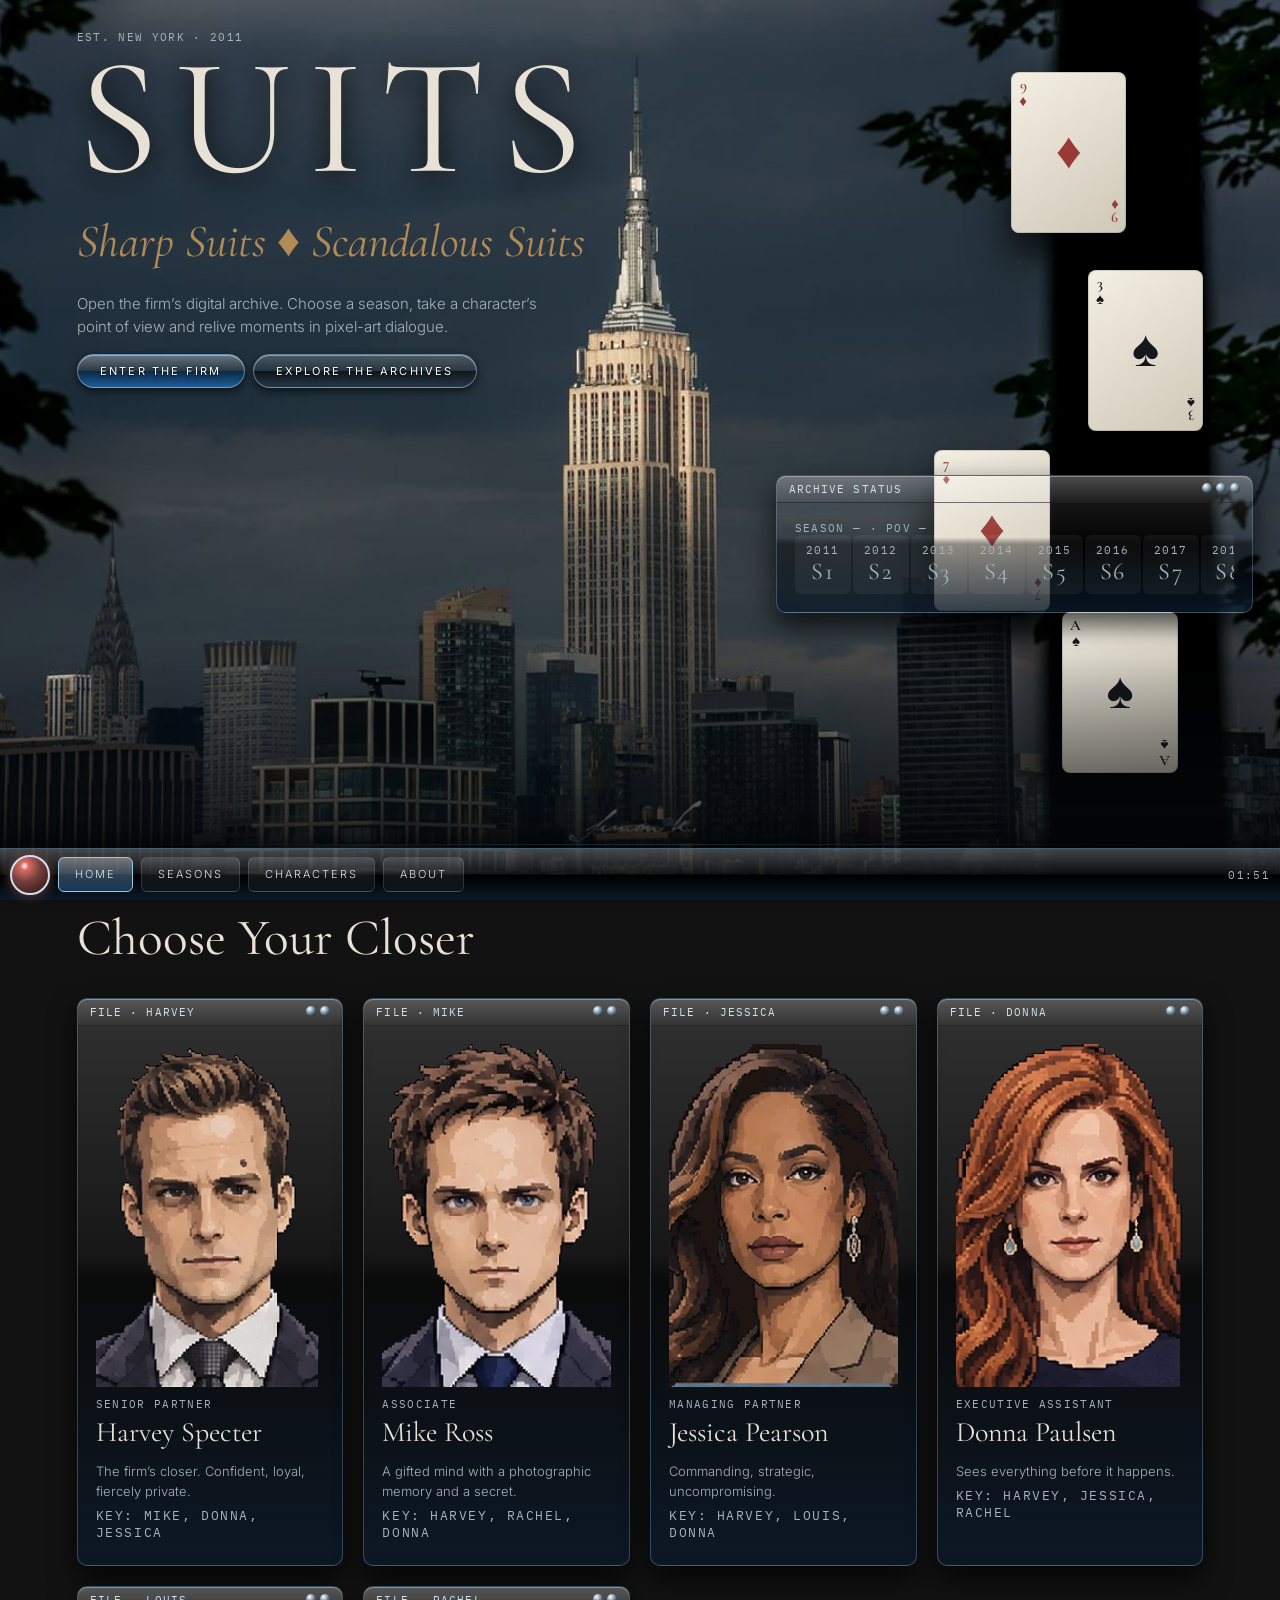
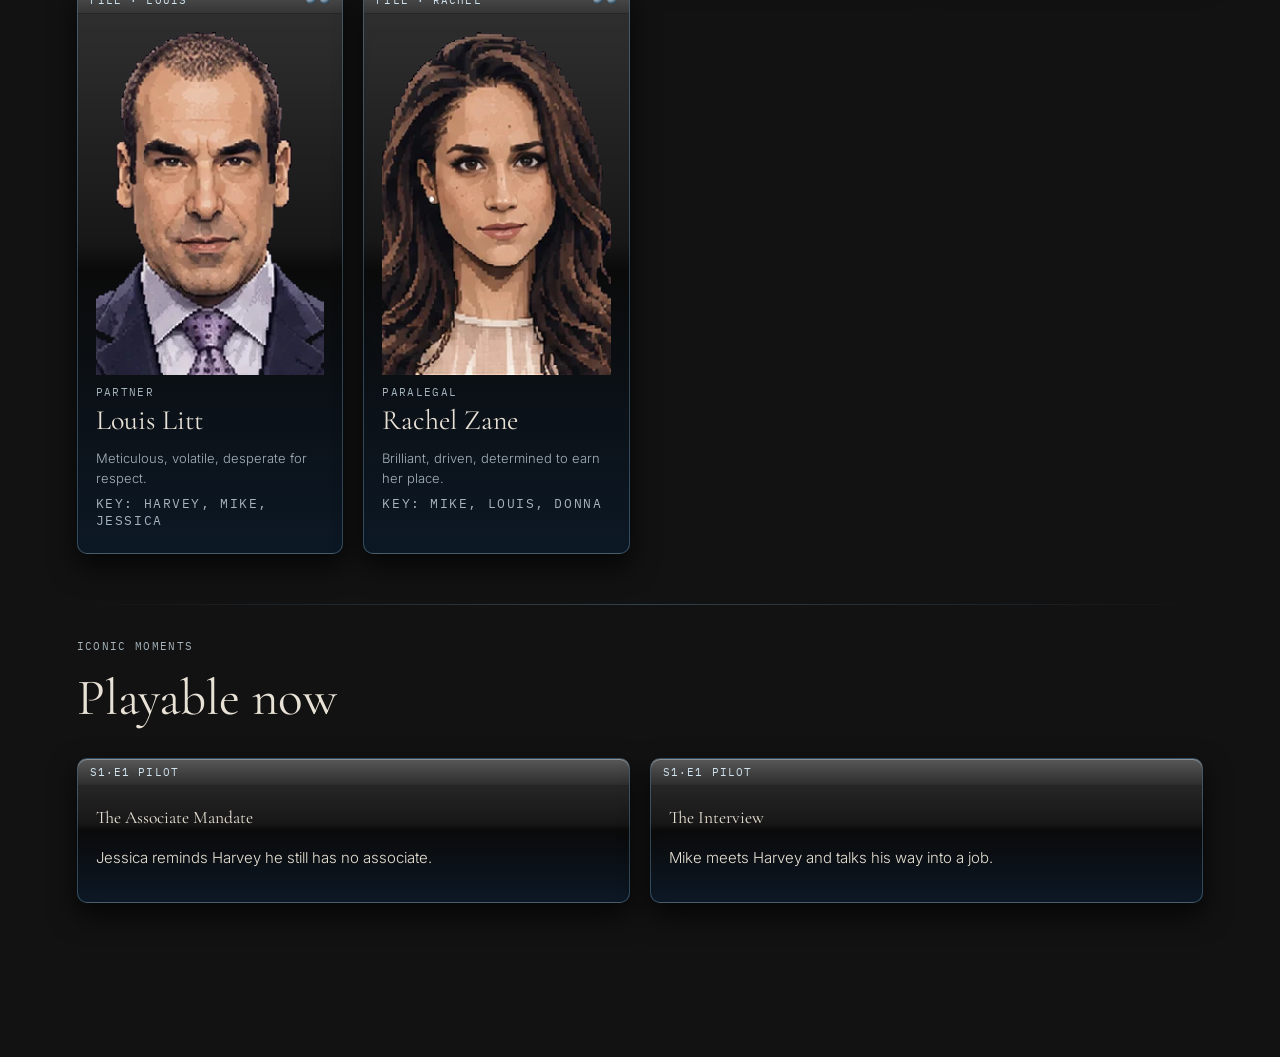
<file: index.html>
<!DOCTYPE html>
<html lang="en">

<head>
    <meta charset="utf-8">
    <meta name="viewport" content="width=device-width, initial-scale=1, viewport-fit=cover">
    <title>SUITS — The Art of the Deal</title>
    <link
        href="https://fonts.googleapis.com/css2?family=Cormorant+Garamond:wght@400;600&family=Inter:wght@300;400&family=IBM+Plex+Mono&family=Press+Start+2P&display=swap"
        rel="stylesheet">
    <link rel="stylesheet" href="css/styles.css">
</head>

<body>

    <section class="pg on" id="p-home">
        <div class="hero" id="hero">
            <div class="sphere"></div>
            <div class="pc c1 red"><span class="r">9<br>♦</span><span class="s">♦</span><span class="r b">9<br>♦</span></div>
            <div class="pc c2"><span class="r">3<br>♠</span><span class="s">♠</span><span class="r b">3<br>♠</span></div>
            <div class="pc c3 red"><span class="r">7<br>♦</span><span class="s">♦</span><span class="r b">7<br>♦</span></div>
            <div class="pc c4"><span class="r">A<br>♠</span><span class="s">♠</span><span class="r b">A<br>♠</span></div>            
            <div class="hg">
                <div>
                    <div class="mono">Est. New York · 2011</div>
                    <h1>SUITS</h1>
                    <h2>Sharp Suits ♦ Scandalous Suits</h2>
                    <p style="max-width:460px;color:var(--sv)">Open the firm’s digital archive. Choose a season, take a
                        character’s point of view and relive moments in pixel-art dialogue.</p>
                    <p><button class="btn" id="enterBtn">Enter the firm</button> &nbsp;<a class="btn g" href="#seasons">Explore
                            the archives</a></p>
                </div>
                <div class="aw">
                    <div class="tb"><span>Archive status</span><span><i></i><i></i><i></i></span></div>
                    <div class="bd">
                        <div class="mono" id="wst"></div>
                        <div class="fc" id="fc"></div>
                    </div>
                </div>
            </div>
        </div>
        <div class="top">
            <div class="sec rv" id="people">
                <div class="mono">Pearson's People</div>
                <h2>Choose Your Closer</h2>
                <div class="row" id="hp"></div>
            </div>
            <div class="sec rv">
                <div class="mono">Iconic moments</div>
                <h2>Playable now</h2>
                <div class="row" id="hm"></div>
            </div>
        </div>
    </section>

    <section class="pg top" id="p-seasons">
        <div class="mono">Archive · Historical records</div>
        <h2 style="font-size:52px;margin:6px 0 20px">The Firm’s Records</h2>
        <div class="row" id="sg"></div>
    </section>
    <section class="pg top" id="p-characters">
        <div class="mono">Confidential · Personnel files</div>
        <h2 style="font-size:52px;margin:6px 0 8px">Lobby</h2>
        <div class="row" id="cg"></div>
    </section>
    <section class="pg top" id="p-scenes">
        <div class="mono" id="sh"></div>
        <h2 style="font-size:46px;margin:6px 0 20px">Revisit the moments that defined the firm</h2>
        <div id="sl" class="row" style="grid-template-columns:1fr"></div>
    </section>
    <section class="pg top" id="p-player">
        <div class="bar mono"><span id="pi"></span><span id="pp"></span></div><br>
        <div class="stage" id="stage"></div>
        <div class="dbox" id="db">
            <div class="pt" id="dp"></div>
            <div>
                <div class="nm" id="dn"></div>
                <div class="tx" id="dt"></div>
                <div class="cont">CLICK TO CONTINUE ▼</div>
            </div>
        </div>
        <div class="bar">
            <div class="pr"><i id="pb"></i></div><span><button class="btn g" id="bp">Pause</button> <button
                    class="btn g" id="br">Restart</button><button class="btn g" id="bf">☆ Save</button><a class="btn g" href="#scenes">Scenes</a></span>
        </div>
    </section>
    <section class="pg top" id="p-about">
        <div class="aw" style="max-width:620px">
            <div class="tb"><span>About</span><span><i></i><i></i><i></i></span></div>
            <div class="bd">
                <p>Unofficial fan-made tribute to <i>Suits</i> (2011–2019). Dialogues are quoted word-by-word. Save your favorite scenes,
                    turn on BGM - take a trip down memory lane with the <code>red</code> button.</p>
            </div>
        </div>
    </section>
    <section class="pg top" id="p-saved">
        <div class="mono">Operations · Favourites</div>
        <h2 style="font-size:52px;margin:6px 0 20px">Saved Scenes</h2>
        <div id="fv" class="row" style="grid-template-columns:1fr"></div>
    </section>
    <div class="aw sm" id="sm">
        <div class="tb"><span>Operations</span></div>
        <a href="#" id="sndBtn">♪ Sound: <b id="sndState">Off</b></a>
        <a href="#saved">✰ Favorites </a>
        <a href="#scenes">🗁 Scenes </a>
        <a href="#" id="rs">⭯ Reset </a>
    </div>
    <div class="tk">
        <div class="orb" id="orb"></div><a class="t" href="#home" data-n="home">Home</a><a class="t" href="#seasons"
            data-n="seasons">Seasons</a><a class="t" href="#characters" data-n="characters">Characters</a><a class="t"
            href="#about" data-n="about">About</a><span class="mono" id="clk"></span>
    </div>
    <div class="ov" id="ov">
        <div class="aw">
            <div class="tb"><span>Suits</span></div>
            <div class="bd">
                <h2 id="ot"></h2>
                <p class="mono" id="oe"></p>
                <p id="ob"></p>
            </div>
        </div>
    </div>

    <audio id="bgm" src="assets/audio/theme.mp3" loop preload="none"></audio>
    <script src="js/data.js"></script>
    <script src="js/characters.js"></script>
    <script src="js/app.js"></script>
</body>

</html>
</file>
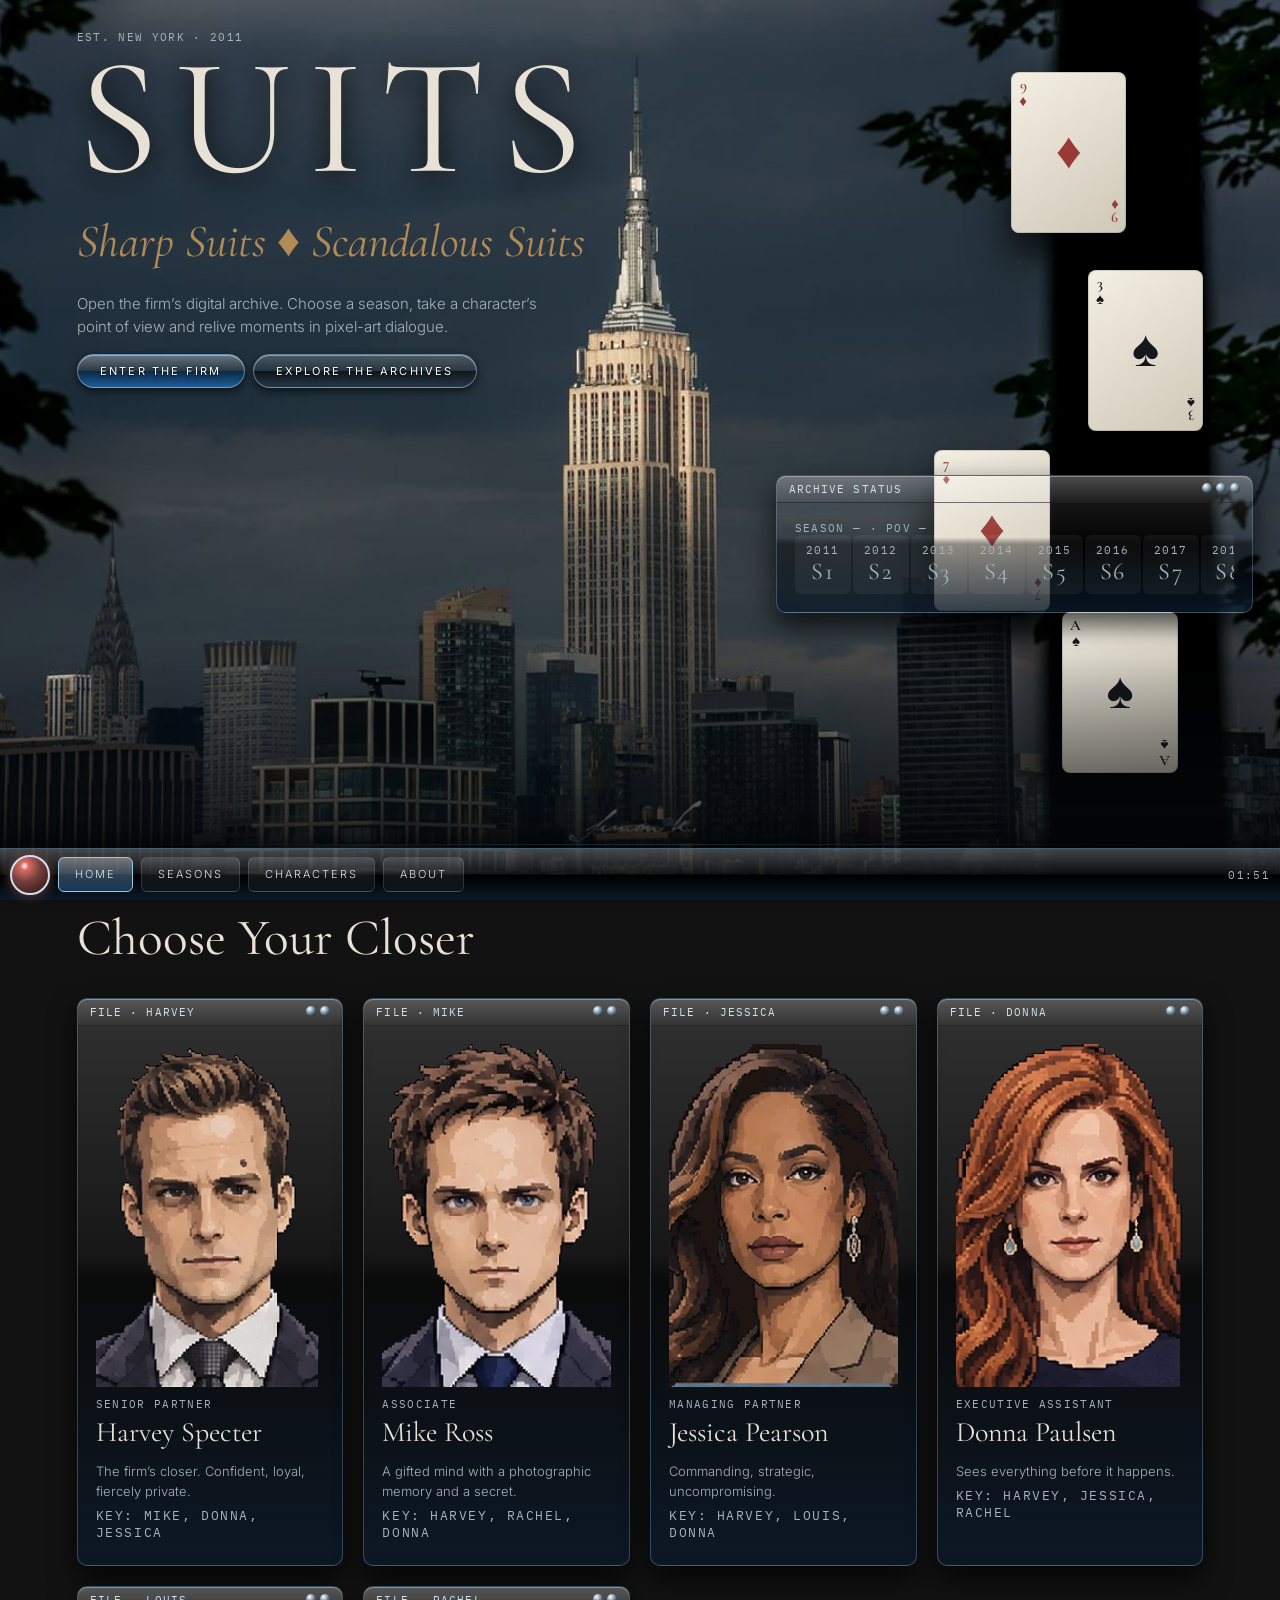
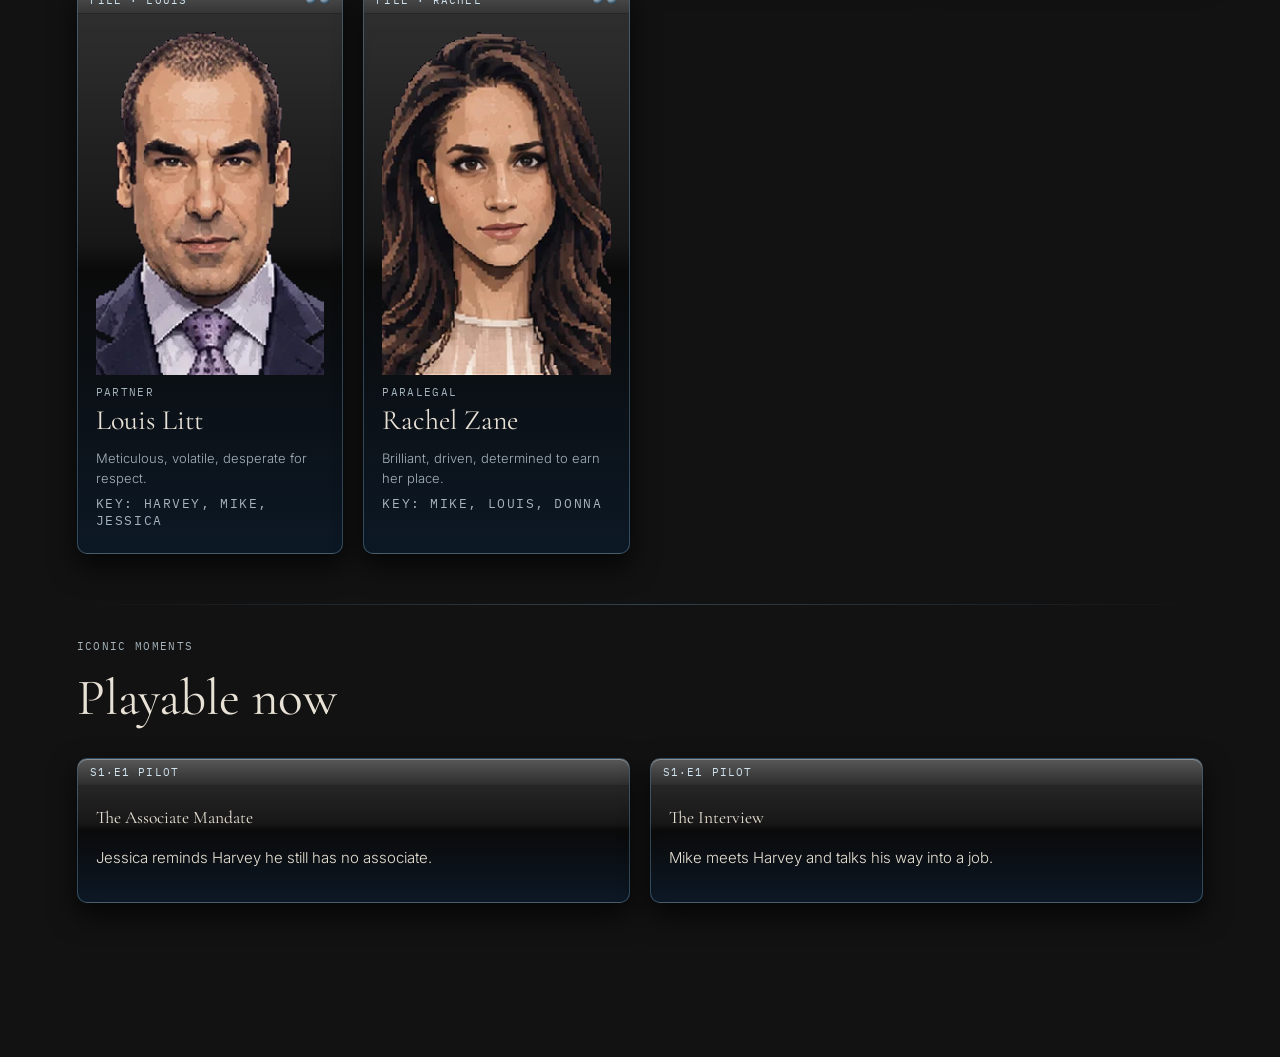
<file: homepage.html>
<!DOCTYPE html>
<html lang="en">

<head>
    <meta charset="utf-8">
    <meta name="viewport" content="width=device-width, initial-scale=1, viewport-fit=cover">
    <title>SUITS — The Art of the Deal</title>
    <link
        href="https://fonts.googleapis.com/css2?family=Cormorant+Garamond:wght@400;600&family=Inter:wght@300;400&family=IBM+Plex+Mono&family=Press+Start+2P&display=swap"
        rel="stylesheet">
    <link rel="stylesheet" href="css/styles.css">
</head>

<body>

    <section class="pg on" id="p-home">
        <div class="hero" id="hero">
            <div class="sphere"></div>
            <div class="pc c1 red"><span class="r">9<br>♦</span><span class="s">♦</span><span class="r b">9<br>♦</span></div>
            <div class="pc c2"><span class="r">3<br>♠</span><span class="s">♠</span><span class="r b">3<br>♠</span></div>
            <div class="pc c3 red"><span class="r">7<br>♦</span><span class="s">♦</span><span class="r b">7<br>♦</span></div>
            <div class="pc c4"><span class="r">A<br>♠</span><span class="s">♠</span><span class="r b">A<br>♠</span></div>            
            <div class="hg">
                <div>
                    <div class="mono">Est. New York · 2011</div>
                    <h1>SUITS</h1>
                    <h2>Sharp Suits ♦ Scandalous Suits</h2>
                    <p style="max-width:460px;color:var(--sv)">Open the firm’s digital archive. Choose a season, take a
                        character’s point of view and relive moments in pixel-art dialogue.</p>
                    <p><button class="btn" id="enterBtn">Enter the firm</button> &nbsp;<a class="btn g" href="#seasons">Explore
                            the archives</a></p>
                </div>
                <div class="aw">
                    <div class="tb"><span>Archive status</span><span><i></i><i></i><i></i></span></div>
                    <div class="bd">
                        <div class="mono" id="wst"></div>
                        <div class="fc" id="fc"></div>
                    </div>
                </div>
            </div>
        </div>
        <div class="top">
            <div class="sec rv" id="people">
                <div class="mono">Pearson's People</div>
                <h2>Choose Your Closer</h2>
                <div class="row" id="hp"></div>
            </div>
            <div class="sec rv">
                <div class="mono">Iconic moments</div>
                <h2>Playable now</h2>
                <div class="row" id="hm"></div>
            </div>
        </div>
    </section>

    <section class="pg top" id="p-seasons">
        <div class="mono">Archive · Historical records</div>
        <h2 style="font-size:52px;margin:6px 0 20px">The Firm’s Records</h2>
        <div class="row" id="sg"></div>
    </section>
    <section class="pg top" id="p-characters">
        <div class="mono">Confidential · Personnel files</div>
        <h2 style="font-size:52px;margin:6px 0 8px">Lobby</h2>
        <div class="row" id="cg"></div>
    </section>
    <section class="pg top" id="p-scenes">
        <div class="mono" id="sh"></div>
        <h2 style="font-size:46px;margin:6px 0 20px">Revisit the moments that defined the firm</h2>
        <div id="sl" class="row" style="grid-template-columns:1fr"></div>
    </section>
    <section class="pg top" id="p-player">
        <div class="bar mono"><span id="pi"></span><span id="pp"></span></div><br>
        <div class="stage" id="stage"></div>
        <div class="dbox" id="db">
            <div class="pt" id="dp"></div>
            <div>
                <div class="nm" id="dn"></div>
                <div class="tx" id="dt"></div>
                <div class="cont">CLICK TO CONTINUE ▼</div>
            </div>
        </div>
        <div class="bar">
            <div class="pr"><i id="pb"></i></div><span><button class="btn g" id="bp">Pause</button> <button
                    class="btn g" id="br">Restart</button><button class="btn g" id="bf">☆ Save</button><a class="btn g" href="#scenes">Scenes</a></span>
        </div>
    </section>
    <section class="pg top" id="p-about">
        <div class="aw" style="max-width:620px">
            <div class="tb"><span>About</span><span><i></i><i></i><i></i></span></div>
            <div class="bd">
                <p>Unofficial fan-made tribute to <i>Suits</i> (2011–2019). Dialogue is condensed paraphrase. Add scenes
                    by editing the <code>SC</code> array.</p>
            </div>
        </div>
    </section>
    <section class="pg top" id="p-saved">
        <div class="mono">Operations · Favourites</div>
        <h2 style="font-size:52px;margin:6px 0 20px">Saved Scenes</h2>
        <div id="fv" class="row" style="grid-template-columns:1fr"></div>
    </section>
    <div class="aw sm" id="sm">
        <div class="tb"><span>Operations</span></div>
        <a href="#" id="sndBtn">♪ Sound: <b id="sndState">Off</b></a>
        <a href="#saved">✰ Favorites </a>
        <a href="#scenes">🗁 Scenes </a>
        <a href="#" id="rs">⭯ Reset </a>
    </div>
    <div class="tk">
        <div class="orb" id="orb"></div><a class="t" href="#home" data-n="home">Home</a><a class="t" href="#seasons"
            data-n="seasons">Seasons</a><a class="t" href="#characters" data-n="characters">Characters</a><a class="t"
            href="#about" data-n="about">About</a><span class="mono" id="clk"></span>
    </div>
    <div class="ov" id="ov">
        <div class="aw">
            <div class="tb"><span>Suits</span></div>
            <div class="bd">
                <h2 id="ot"></h2>
                <p class="mono" id="oe"></p>
                <p id="ob"></p>
            </div>
        </div>
    </div>

    <audio id="bgm" src="assets/audio/theme.mp3" loop preload="none"></audio>
    <script src="js/data.js"></script>
    <script src="js/characters.js"></script>
    <script src="js/app.js"></script>
</body>

</html>
</file>
<file: css/styles.css>
/* =====================================================================
   styles.css — WHERE TO CHANGE THE LOOK
   1  COLOURS ........ the :root variables at the very top (change once, applies everywhere)
   2  GLASS WINDOWS .. .aw (panel) .tb (title bar) .btn (glossy button)
   3  HOMEPAGE ....... .hero .sphere .cube  (decorations)   .ph-tag (background placeholder)
   4  CARDS .......... .card  .card:hover  (hover effects)
   5  PORTRAITS ...... .slot   6 TASKBAR .tk   7 SCENE PLAYER .stage .sp .dbox
   8  ANIMATION ...... bottom of file: .rv (scroll reveal), @keyframes, hover glow
   ===================================================================== */

:root {
  --k:#090B0D;
  --n:#101820;
  --b:#142638;
  --s:#243746;
  --st:#45647A;
  --sv:#A5B3BC;
  --iv:#E8E1D5;
  --br:#B18A56;
  --bu:#713E3B;
  --cy:#428AA8;
  --bl:#1f5d96;
  color-scheme:dark;
  box-sizing:border-box;
  padding-top:env(safe-area-inset-top,0px)
}

* {
  box-sizing:border-box
}
html {
  scroll-padding-top:env(safe-area-inset-top,0px)
}

body {
  margin:0;
  background:radial-gradient(ellipse at 30% 10%,#142638,#05080b 70%) fixed;
  color:var(--iv);
  font:300 15px/1.55 Inter,Tahoma,Arial,sans-serif;
  padding-bottom:70px
}

h1,h2,h3 {
  font-family:'Cormorant Garamond',Georgia,serif;
  font-weight:400;
  margin:0
}

.mono {
  font:11px 'IBM Plex Mono',Consolas,monospace;
  letter-spacing:.12em;
  text-transform:uppercase;
  color:var(--sv)
}

.aw {
  border-radius:10px;
  border:1px solid #7fb4d855;
  background:linear-gradient(180deg,#ffffff22 0,#ffffff06 45%,#0006 50%,#0b1a2acc 100%);
  box-shadow:inset 0 1px #fff5,0 12px 28px #000b;
  overflow:hidden;
  position:relative
}

.tb {
  display:flex;
  justify-content:space-between;
  padding:6px 12px;
  font:11px 'IBM Plex Mono';
  letter-spacing:.1em;
  text-transform:uppercase;
  color:#cfe2ee;
  background:linear-gradient(#ffffff30,#ffffff08);
  border-bottom:1px solid #0008
}
.tb i {
  display:inline-block;
  width:10px;
  height:10px;
  border-radius:50%;
  background:radial-gradient(circle at 35% 30%,#fff,#45647A 60%,#000);
  margin-left:4px
}

.bd {
  padding:18px
}

.btn {
  display:inline-block;
  padding:9px 22px;
  border-radius:18px;
  border:1px solid #9cc7e188;
  background:linear-gradient(#ffffff55,#ffffff10 48%,#0a2a4a 52%,#1f5d96);
  color:#fff;
  font:11px Inter;
  letter-spacing:.2em;
  text-transform:uppercase;
  cursor:pointer;
  text-decoration:none;
  box-shadow:0 3px 8px #000a,inset 0 1px #fff6;
  text-shadow:0 1px 2px #000
}
.btn:hover {
  filter:brightness(1.25)
}
.btn.g {
  background:linear-gradient(#ffffff30,#ffffff08 48%,#0008 52%,#243746)
}

.pg {
  display:none;
  min-height:100vh
}
.pg.on {
  display:block
}
.top {
  padding:34px 6vw
}

.hero {
  position:relative;
  min-height:100vh;
  overflow:hidden;
  background:#05080b center/cover;
  padding:30px 6vw
}


.cube {
  position:absolute;
  background:linear-gradient(135deg,#3b8fdc,#0f3e72);
  border:1px solid #9cc7e1aa;
  box-shadow:0 20px 40px #000c,inset 0 0 30px #fff3;
  transform:skew(-18deg,8deg)
}

.hero>* {
  position:relative
}
.hero .sphere,.hero .cube {
  position:absolute
}

.icons {
  display:flex;
  gap:26px;
  flex-wrap:wrap;
  margin-bottom:34px
}
.ic {
  width:84px;
  text-align:center;
  text-decoration:none;
  color:#dbe8f0;
  font-size:11px;
  text-shadow:0 1px 3px #000
}

.ic b {
  display:block;
  width:62px;
  height:62px;
  margin:0 auto 6px;
  border-radius:14px;
  background:linear-gradient(#ffffff77,#ffffff10 48%,#0a2a4a 52%,#2f86d6);
  border:1px solid #bfe0f588;
  box-shadow:0 6px 14px #000a,inset 0 1px #fff;
  font:600 28px 'Cormorant Garamond';
  line-height:62px;
  color:#fff
}

.hero h1 {
  font-size:clamp(70px,13vw,180px);
  letter-spacing:.1em;
  line-height:.9;
  text-shadow:0 6px 30px #000
}
.hero h2 {
  font-style:italic;
  color:var(--br);
  font-size:clamp(26px,3.6vw,48px);
  margin:12px 0
}

.hg {
    display: grid;
    grid-template-columns: 1.3fr 1fr;
    gap: 28px;
    align-items: end;
}
.hg > .aw {
    transform: translate(50px, 210px);
}
@media(max-width:850px) {
  .hg {
  grid-template-columns:1fr
}

}

.row {
  display:grid;
  gap:20px;
  grid-template-columns:repeat(auto-fit,minmax(220px,1fr))
}
.sec {
  margin:50px 0
}
.sec>h2 {
  font-size:clamp(32px,4vw,52px);
  margin:6px 0 20px
}

.fc {
  display:flex;
  overflow-x:auto;
  gap:2px
}
.fc div {
  flex:1 0 56px;
  text-align:center;
  font-size:11px;
  padding:8px 2px;
  border-radius:6px;
  background:#ffffff0d
}
.fc b {
  display:block;
  font:400 24px 'Cormorant Garamond'
}

.card {
  cursor:pointer
}
.card.sel {
  outline:2px solid var(--br)
}
.card h3 {
  font-size:28px
}
.card p {
  font-size:13px;
  color:var(--sv);
  margin:6px 0
}

.tag {
  display:inline-block;
  border:1px solid var(--st);
  border-radius:10px;
  padding:1px 8px;
  margin:2px 3px 2px 0;
  font:11px 'IBM Plex Mono'
}

.slot {
  aspect-ratio:2/3;
  background:transparent;
  border:0;
  position:relative;
  display:grid;
  place-items:center;
  text-align:center;
  color:#2a2a2a;
  font:10px 'IBM Plex Mono';
  cursor:pointer;
  overflow:hidden;
  width:100%
}

.slot.ro {
  cursor:default
}
.slot img {
  position:absolute;
  inset:0;
  width:100%;
  height:100%;
  object-fit:cover;
  image-rendering:pixelated
}
.slot span {
  padding:6px;
  line-height:1.5;
  text-transform:uppercase
}

.wd {
  display:flex;
  gap:8px;
  overflow-x:auto;
  margin:10px 0
}
.wd .o {
  flex:0 0 68px;
  text-align:center;
  font-size:10px;
  border:1px solid #45647A88;
  border-radius:6px;
  padding:4px;
  cursor:pointer
}
.wd .o.on {
  border-color:var(--br)
}

.scn {
  display:grid;
  grid-template-columns:200px 1fr;
  gap:24px;
  align-items:center
}
@media(max-width:640px) {
  .scn {
  grid-template-columns:1fr
}

}
.th {
  display:flex;
  gap:6px
}

.tk {
  position:fixed;
  left:0;
  right:0;
  bottom:0;
  height:52px;
  z-index:30;
  display:flex;
  align-items:center;
  gap:8px;
  padding:0 10px calc(env(safe-area-inset-bottom,0px));
  background:linear-gradient(#ffffff40,#ffffff08 48%,#000 52%,#0b1a2a);
  border-top:1px solid #9cc7e166;
  box-shadow:0 -6px 20px #000a
}

.orb {
  width:40px;
  height:40px;
  border-radius:50%;
  border:2px solid #cfe2ee;
  background:radial-gradient(circle at 35% 25%,#fff 0,#d96a62 12%,#713E3B 45%,#2a0f0e);
  cursor:pointer;
  box-shadow:0 0 12px #713E3B
}

.tk a.t {
  padding:8px 16px;
  border-radius:6px;
  color:#dbe8f0;
  font-size:11px;
  letter-spacing:.18em;
  text-transform:uppercase;
  text-decoration:none;
  background:linear-gradient(#ffffff26,#ffffff05);
  border:1px solid #ffffff22
}
.tk a.t.on {
  background:linear-gradient(#ffffff55,#2f86d655);
  border-color:#9cc7e1
}

#clk {
  margin-left:auto
}
.sm {
  position:fixed;
  left:8px;
  bottom:58px;
  width:260px;
  z-index:31;
  display:none
}
.sm.on {
  display:block
}
.sm a {
  display:block;
  padding:9px 14px;
  color:#dbe8f0;
  text-decoration:none;
  font-size:13px
}
.sm a:hover {
  background:#2f86d655
}

.stage {
  max-width:980px;
  margin:auto;
  border:4px solid #45647A;
  border-radius:6px;
  position:relative;
  height:min(66vh,540px);
  overflow:hidden;
  background:#16242f center/cover
}

.wall {
  position:absolute;
  inset:0 0 28% 0;
  background:linear-gradient(#1a2a3a,#0e1822)
}
.floor {
  position:absolute;
  left:0;
  right:0;
  bottom:0;
  height:28%;
  background:linear-gradient(#1a1410,#0a0806);
  border-top:4px solid #05080b
}

.sp {
  position:absolute;
  bottom:100px;
  width:min(30%,230px);
  filter:brightness(.45) drop-shadow(0 6px 10px #000a);
  transition:.2s
}
.sp.on {
  filter:drop-shadow(0 6px 12px #000a);
  transform:translateY(-8px)
}

.dbox {
  max-width:920px;
  margin: -125px auto -20px;
  position:relative;
  z-index:8;
  border:2px solid #cfe2ee88;
  border-radius:8px;
  box-shadow:inset 0 0 0 3px #0a1a2a99,inset 0 0 0 4px #b18a5688,0 8px 24px #000a;
  background:linear-gradient(180deg,#428AA8cc 0%,#1c4a66d9 45%,#0c1c2ccc 100%);
  backdrop-filter:blur(3px);
  padding:18px 22px;
  cursor:pointer;
  display:flex;
  gap:18px;
  min-height:150px;
  font-family:'Press Start 2P',monospace
}

.dbox .pt {
  width:100px;
  flex:none
}
.nm {
  color:#f4dfb0;
  text-shadow:0 1px 2px #000;
  font-size:12px;
  margin-bottom:12px
}
.tx {
  font-size:12px;
  line-height:2;
  text-shadow:0 1px 2px #000
}
.cont {
  animation:bl 1s steps(2) infinite;
  color:var(--sv);
  font-size:10px;
  margin-top:8px
}
@keyframes bl {
  50% {
  opacity:0
}

}

.bar {
  max-width:980px;
  margin:auto;
  display:flex;
  justify-content:space-between;
  flex-wrap:wrap;
  gap:10px;
  align-items:center
}

#p-player > .bar:last-child {
    margin-top: 35px;
}
.pr {
  height:8px;
  border-radius:4px;
  background:#243746;
  flex:1;
  min-width:120px
}
.pr i {
  display:block;
  height:100%;
  border-radius:4px;
  background:linear-gradient(#e8c88e,#B18A56);
  width:0
}

.ov {
  position:fixed;
  inset:0;
  background:#000c;
  display:none;
  place-items:center;
  z-index:40;
  text-align:center
}
.ov.on {
  display:grid
}
.ov .aw {
  max-width:420px
}

.up {
  position:absolute;
  right:14px;
  top:14px;
  z-index:5
}
.ph {
  position:absolute;
  inset:0;
  display:grid;
  place-items:center;
  text-align:center;
  padding:20px;
  font:12px/1.6 'IBM Plex Mono',monospace;
  letter-spacing:.12em;
  text-transform:uppercase;
  color:#8aa4b6;
  background:repeating-linear-gradient(45deg,#0d1620 0 14px,#101c28 14px 28px);
  border:2px dashed #45647A
}
.ph[hidden] {
  display:none
}


/* ---------- placeholders ---------- */
.ph-tag {
  position: absolute; right: 18px; top: 18px; z-index: 3; max-width: 340px;
  padding: 8px 12px; font: 10px/1.5 'IBM Plex Mono', monospace; letter-spacing: .1em; text-transform: uppercase;
  color: #8aa4b6; border: 1px dashed #45647A; background: #0b1218cc;
}
.ph-tag[hidden] { display: none }

/* =====================================================================
   8. ANIMATION & EFFECTS  (edit freely)
   ===================================================================== */

/* Scroll reveal: app.js adds class "in" when an element ("rv") enters the screen.
   Change translateY(40px) for distance, .7s for speed, scale()/blur() for other looks. */
.rv {
  opacity: 0;
  transform: translateY(40px);
  transition: opacity .7s ease var(--d, 0ms), transform .7s cubic-bezier(.2, .7, .2, 1) var(--d, 0ms);
}
.rv.in { opacity: 1; transform: none }

/* Card hover lift + glow */
.card { transition: transform .25s ease, box-shadow .25s ease, opacity .7s ease var(--d, 0ms) }
.card.in:hover { transform: translateY(-6px); box-shadow: 0 18px 40px #000c, 0 0 0 1px #B18A56aa, 0 0 26px #428AA855 }

/* Hero entrance */
.hero h1 { animation: rise 1.2s ease both }
.hero h2 { animation: rise 1.2s .25s ease both }
.hero p  { animation: rise 1.2s .5s ease both }
@keyframes rise { from { opacity: 0; transform: translateY(30px) } to { opacity: 1; transform: none } }

/* Floating decorations */
.cube   { animation: float 7s ease-in-out infinite }
@keyframes float { 50% { margin-top: -14px } }

/* Slow glow on the start orb */
.orb { animation: glow 3s ease-in-out infinite }
@keyframes glow { 50% { box-shadow: 0 0 22px #d96a62 } }

/* Players who prefer reduced motion get none of the above */
@media (prefers-reduced-motion: reduce) {
  .rv { opacity: 1; transform: none; transition: none }
  .hero h1, .hero h2, .hero p, .cube, .orb { animation: none }
}
/* ================= ADDITIONS — paste at the END of styles.css ================= */

/* --- smooth fade: hero image dissolves into the page --- */
.hero {
  padding-bottom: 260px;
  -webkit-mask-image: linear-gradient(to bottom, #000 calc(100% - 260px), transparent 100%);
          mask-image: linear-gradient(to bottom, #000 calc(100% - 260px), transparent 100%);
}
.hero + .top { margin-top: -140px; position: relative; }
.sec::before {
  content: ''; display: block; height: 1px; margin-bottom: 34px;
  background: linear-gradient(90deg, transparent, #45647A99 50%, transparent);
}

/* --- floating playing cards (replace the .cube divs in index.html) --- */
.hero .pc {
  position: absolute; width: clamp(84px, 9vw, 132px); aspect-ratio: 5 / 7;
  display: grid; place-items: center; border-radius: 8px;
  background: linear-gradient(145deg, #f4efe4, #cfc8b8); color: #14181c;
  font-family: 'Cormorant Garamond', serif;
  box-shadow: 0 22px 40px #000c, inset 0 0 0 1px #0002;
  animation: fall 9s ease-in-out infinite;
}
.pc.red { color: #9a3a36; }
.pc .s { font-size: clamp(34px, 4vw, 60px); line-height: 1; }
.pc .r { position: absolute; left: 8px; top: 6px; font-size: 15px; font-weight: 600; line-height: 1.05; text-align: center; }
.pc .r.b { left: auto; top: auto; right: 8px; bottom: 6px; transform: rotate(180deg); }
.c1 { right: 12%; top: 8%;  --rot: -10deg; }
.c2 { right: 6%;  top: 30%; --rot: 7deg;  animation-delay: -2s; }
.c3 { right: 18%; top: 50%; --rot: -5deg; animation-delay: -4s; }
.c4 { right: 8%;  top: 68%; --rot: 12deg; animation-delay: -6s; }
@keyframes fall {
  0%, 100% { transform: translateY(0)     rotate(var(--rot)) rotateY(0); }
  50%      { transform: translateY(-18px) rotate(calc(var(--rot) + 5deg)) rotateY(14deg); }
}
@media (prefers-reduced-motion: reduce) { .hero .pc { animation: none; transform: rotate(var(--rot)); } }

/* --- saved-scene star --- */
.star { background: none; border: 0; color: #cfe2ee88; font-size: 16px; cursor: pointer; }
.star.on { color: #e8c88e; text-shadow: 0 0 8px #B18A56; }

/* --- responsive (keep LAST so it wins) --- */
.pg, .hero { min-height: 100vh; min-height: 100svh; }

@media (max-width: 900px) {
  .hero { padding: 24px 5vw 260px; }
  .hg   { grid-template-columns: 1fr; }
  .hg > .aw { transform: none; }
  .stage { height: min(50vh, 400px); }
}
@media (max-width: 640px) {
  body { font-size: 14px; padding-bottom: 64px; }
  .top { padding: 24px 5vw; }
  .sec { margin: 34px 0; }
  .hero h1 { font-size: clamp(56px, 20vw, 110px); }
  .ph-tag { display: none; }
  .hero .pc.c3, .hero .pc.c4 { display: none; }

  .tk { gap: 6px; padding: 0 8px; overflow-x: auto; }
  .tk a.t { padding: 8px 10px; font-size: 10px; letter-spacing: .1em; white-space: nowrap; flex: none; }
  .orb { flex: none; width: 36px; height: 36px; }
  #clk { display: none; }
  .sm { width: calc(100vw - 16px); }

  .row { grid-template-columns: 1fr 1fr; }
  .card h3 { font-size: 22px; }
  .btn { padding: 8px 14px; letter-spacing: .12em; }

  .stage { height: 340px; }
  .sp { width: 40%; }
  .dbox { margin: -100px 8px 14px; padding: 12px; gap: 10px; min-height: 120px; }
  .dbox .pt { width: 64px; }
  .nm, .tx { font-size: 10px; }
  .tx { line-height: 1.9; }
}
@media (max-width: 380px) { .row { grid-template-columns: 1fr; } }
</file>
